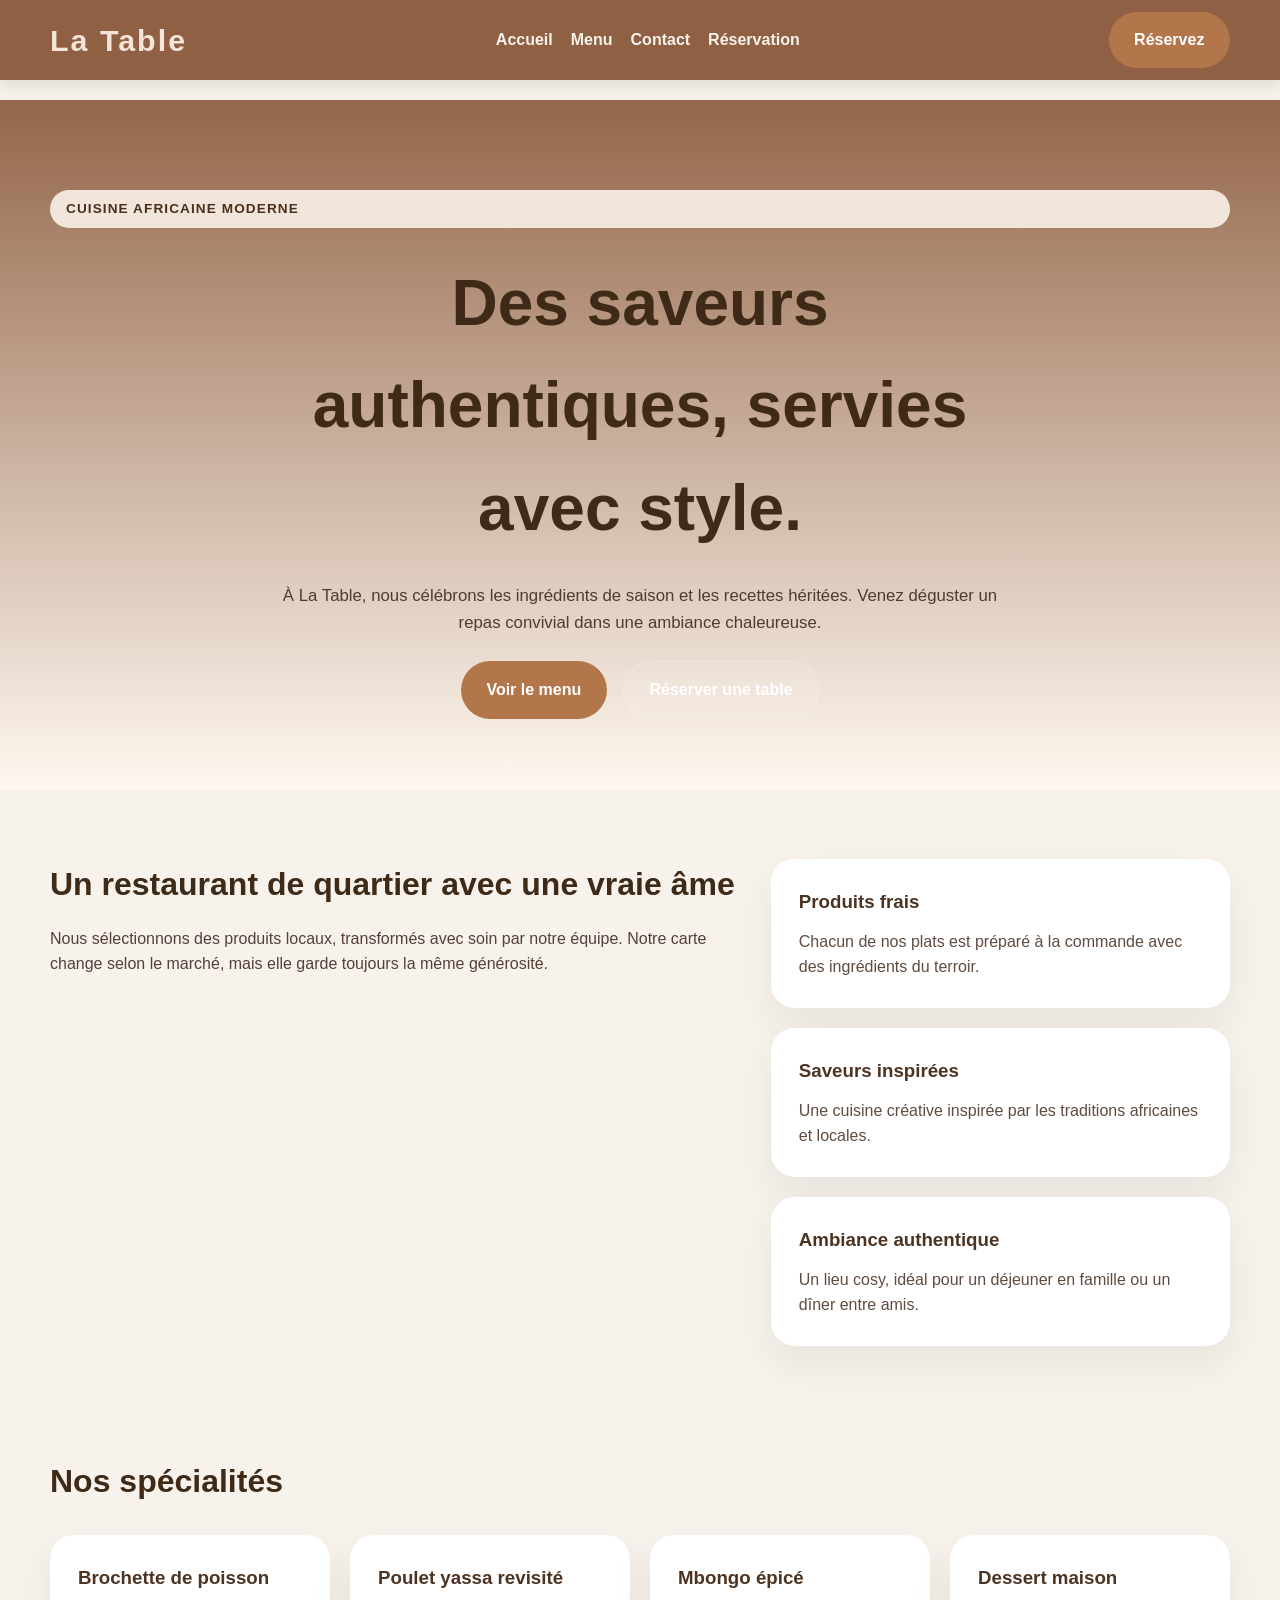
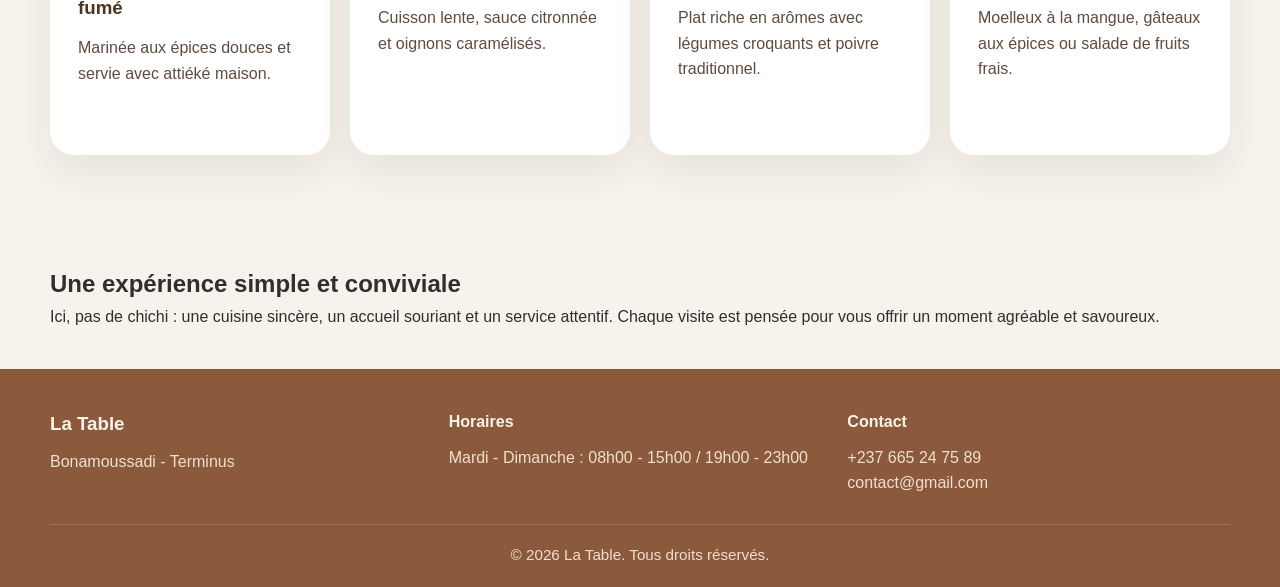
<file: index.html>
<!doctype html>
<html lang="fr">
  <head>
    <meta charset="UTF-8" />
    <meta name="viewport" content="width=device-width, initial-scale=1.0" />
    <link rel="stylesheet" href="css/style-index.css" />
    <title>La Table | Restaurant</title>
  </head>
  <body>
    <header>
      <div class="nav-inner container">
        <h1 class="logo">La Table</h1>
        <nav>
          <ul>
            <li><a href="index.html">Accueil</a></li>
            <li><a href="menu.html">Menu</a></li>
            <li><a href="conctact.html">Contact</a></li>
            <li><a href="reservation.html">Réservation</a></li>
          </ul>
        </nav>
        <a class="btn btn-primary" href="reservation.html">Réservez</a>
      </div>
    </header>

    <main>
      <section class="hero">
        <div class="hero-content container">
          <span class="eyebrow">Cuisine africaine moderne</span>
          <h2>Des saveurs authentiques, servies avec style.</h2>
          <p>
            À La Table, nous célébrons les ingrédients de saison et les recettes
            héritées. Venez déguster un repas convivial dans une ambiance chaleureuse.
          </p>
          <div class="hero-actions">
            <a class="btn btn-primary" href="menu.html">Voir le menu</a>
            <a class="btn btn-secondary" href="reservation.html">Réserver une table</a>
          </div>
        </div>
      </section>

      <section class="about container">
        <div class="about-text">
          <h2>Un restaurant de quartier avec une vraie âme</h2>
          <p>
            Nous sélectionnons des produits locaux, transformés avec soin par notre équipe.
            Notre carte change selon le marché, mais elle garde toujours la même générosité.
          </p>
        </div>
        <div class="about-cards">
          <article class="card">
            <h3>Produits frais</h3>
            <p>Chacun de nos plats est préparé à la commande avec des ingrédients du terroir.</p>
          </article>
          <article class="card">
            <h3>Saveurs inspirées</h3>
            <p>Une cuisine créative inspirée par les traditions africaines et locales.</p>
          </article>
          <article class="card">
            <h3>Ambiance authentique</h3>
            <p>Un lieu cosy, idéal pour un déjeuner en famille ou un dîner entre amis.</p>
          </article>
        </div>
      </section>

      <section class="specialties container">
        <h2>Nos spécialités</h2>
        <div class="grid-4">
          <article class="specialty-card">
            <h3>Brochette de poisson fumé</h3>
            <p>Marinée aux épices douces et servie avec attiéké maison.</p>
          </article>
          <article class="specialty-card">
            <h3>Poulet yassa revisité</h3>
            <p>Cuisson lente, sauce citronnée et oignons caramélisés.</p>
          </article>
          <article class="specialty-card">
            <h3>Mbongo épicé</h3>
            <p>Plat riche en arômes avec légumes croquants et poivre traditionnel.</p>
          </article>
          <article class="specialty-card">
            <h3>Dessert maison</h3>
            <p>Moelleux à la mangue, gâteaux aux épices ou salade de fruits frais.</p>
          </article>
        </div>
      </section>

      <section class="experience container">
        <div class="experience-text">
          <h2>Une expérience simple et conviviale</h2>
          <p>
            Ici, pas de chichi : une cuisine sincère, un accueil souriant et un service attentif.
            Chaque visite est pensée pour vous offrir un moment agréable et savoureux.
          </p>
        </div>
      </section>
    </main>

    <footer class="footer">
      <div class="container footer-grid">
        <div>
          <h3>La Table</h3>
          <p>Bonamoussadi - Terminus</p>
        </div>
        <div>
          <h4>Horaires</h4>
          <p>Mardi - Dimanche : 08h00 - 15h00 / 19h00 - 23h00</p>
        </div>
        <div>
          <h4>Contact</h4>
          <p><a href="tel:+237665247589">+237 665 24 75 89</a></p>
          <p><a href="mailto:contact@gmail.com">contact@gmail.com</a></p>
        </div>
      </div>
      <div class="footer-bottom container">
        <p>&copy; 2026 La Table. Tous droits réservés.</p>
      </div>
    </footer>
  </body>
</html>
</file>
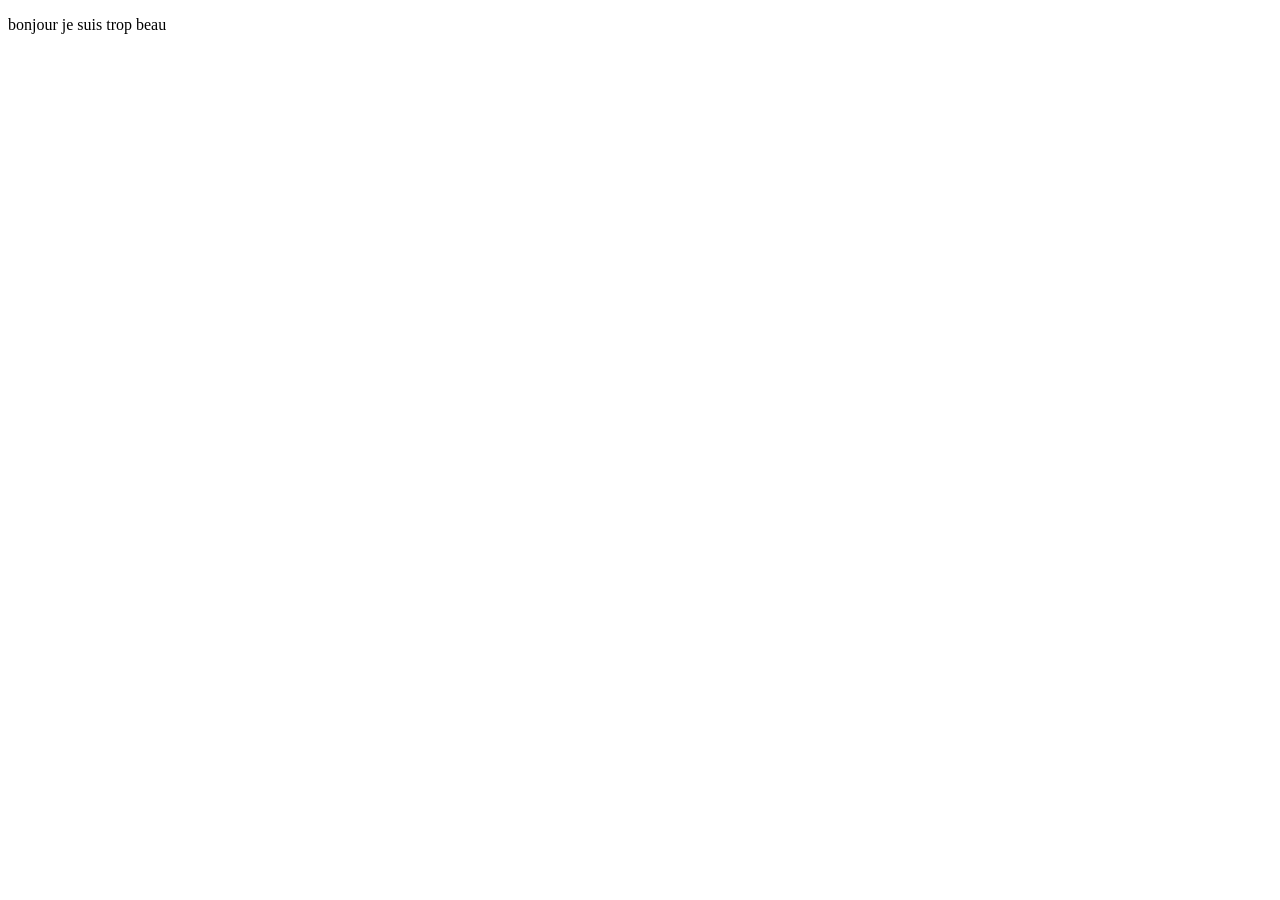
<file: conctact.html>
<!DOCTYPE html>
<html lang="fr">
<head>
    <meta charset="UTF-8">
    <meta name="viewport" content="width=device-width, initial-scale=1.0">
    <title>Contatez-Nous!</title>
</head>
<body>
    <p> bonjour je suis trop beau</p>
</body>
</html>
</file>
<file: css/style-index.css>
* {
  margin: 0;
  padding: 0;
  box-sizing: border-box;
  scroll-behavior: smooth;
}

html {
  font-size: 16px;
}

body {
  font-family: 'Arial', Helvetica, sans-serif;
  background: #f7f3ec;
  color: #2f2f2f;
  line-height: 1.6;
}

.container {
  width: min(1180px, calc(100% - 40px));
  margin: 0 auto;
}

header {
  position: fixed;
  top: 0;
  left: 0;
  width: 100%;
  background: rgba(139, 90, 60, 0.96);
  backdrop-filter: blur(8px);
  z-index: 100;
  box-shadow: 0 4px 18px rgba(0, 0, 0, 0.12);
}

.nav-inner {
  display: flex;
  justify-content: space-between;
  align-items: center;
  gap: 20px;
  min-height: 80px;
}

.logo {
  font-size: 1.9rem;
  letter-spacing: 2px;
  color: #f3e5d7;
  font-weight: 800;
}

nav ul {
  display: flex;
  gap: 18px;
  list-style: none;
  align-items: center;
}

nav a {
  color: #f7f3ec;
  text-decoration: none;
  font-weight: 600;
  transition: color 0.25s ease;
}

nav a:hover,
nav a:focus {
  color: #e5c07b;
}

.btn {
  display: inline-flex;
  align-items: center;
  justify-content: center;
  padding: 0.95rem 1.6rem;
  border-radius: 999px;
  font-weight: 700;
  text-decoration: none;
  transition: transform 0.25s ease, background-color 0.25s ease;
}

.btn-primary {
  background: #b2764a;
  color: #fff;
}

.btn-secondary {
  background: rgba(255, 255, 255, 0.1);
  color: #fff;
  border: 1px solid rgba(255, 255, 255, 0.18);
}

.btn:hover,
.btn:focus {
  transform: translateY(-2px);
}

main {
  padding-top: 100px;
}

.hero {
  background: linear-gradient(180deg, rgba(139, 90, 60, 0.92), rgba(255, 248, 240, 0.94));
  padding: 90px 0 70px;
}

.hero-content {
  text-align: center;
  display: grid;
  gap: 24px;
}

.eyebrow {
  display: inline-flex;
  padding: 0.5rem 1rem;
  border-radius: 999px;
  background: rgba(255, 248, 240, 0.85);
  color: #4b2f1d;
  font-weight: 700;
  letter-spacing: 0.08em;
  text-transform: uppercase;
  font-size: 0.85rem;
}

.hero h2 {
  font-size: clamp(2.5rem, 5vw, 4rem);
  max-width: 780px;
  margin: 0 auto;
  color: #3f2a18;
}

.hero p {
  max-width: 720px;
  margin: 0 auto;
  color: #4f3c30;
  font-size: 1.05rem;
}

.hero-actions {
  display: flex;
  justify-content: center;
  gap: 16px;
  flex-wrap: wrap;
}

section {
  padding: 70px 0;
}

.about,
.specialties,
.experience,
.menu-page,
.contact-page,
.reservation-page {
  padding-bottom: 40px;
}

.about-text h2,
.page-hero h2,
.specialties h2,
.info-section h3 {
  font-size: 2rem;
  margin-bottom: 16px;
  color: #3f2a18;
}

.about-text p,
.page-hero p,
.info-section p {
  max-width: 720px;
  color: #544037;
}

.about {
  display: grid;
  grid-template-columns: 1.2fr 0.8fr;
  gap: 32px;
  align-items: start;
}

.about-cards,
.grid-4,
.menu-grid,
.contact-grid,
.form-grid {
  display: grid;
  gap: 20px;
}

.about-cards {
  grid-template-columns: repeat(1, 1fr);
}

.card,
.specialty-card,
.menu-item,
.contact-card,
.reservation-card {
  background: #fff;
  border-radius: 24px;
  box-shadow: 0 18px 40px rgba(57, 45, 35, 0.08);
  padding: 28px;
}

.card h3,
.specialty-card h3,
.menu-item h4,
.contact-card h3,
.info-section h3 {
  margin-bottom: 12px;
  color: #4d3422;
}

.card p,
.specialty-card p,
.menu-item p,
.contact-card p {
  color: #5f4b3f;
}

.grid-4 {
  grid-template-columns: repeat(4, minmax(0, 1fr));
}

.specialty-card {
  min-height: 220px;
}

.specialties h2,
.menu-section h3 {
  margin-bottom: 28px;
}

.menu-section {
  padding-top: 30px;
}

.menu-grid {
  grid-template-columns: repeat(3, minmax(0, 1fr));
}

.menu-item {
  display: grid;
  gap: 10px;
}

.menu-item span {
  font-weight: 700;
  color: #8b5a3c;
}

.page-hero {
  text-align: center;
  padding: 30px 0;
}

page-hero p {
  max-width: 720px;
  margin: 0 auto;
}

.contact-grid,
.form-grid,
.menu-grid {
  grid-template-columns: repeat(3, minmax(0, 1fr));
}

.contact-card {
  text-align: center;
}

.contact-card a {
  color: #8b5a3c;
  text-decoration: none;
}

.contact-card a:hover,
.footer a:hover {
  text-decoration: underline;
}

.reservation-card {
  padding: 32px;
}

.reservation-form {
  display: grid;
  gap: 24px;
}

.form-grid {
  grid-template-columns: repeat(2, minmax(0, 1fr));
}

label {
  display: grid;
  gap: 10px;
  font-weight: 600;
  color: #4b3422;
}

input,
textarea {
  width: 100%;
  border: 1px solid #d9c6b1;
  border-radius: 14px;
  padding: 14px 16px;
  background: #fff;
  color: #3b3128;
  font: inherit;
}

input:focus,
textarea:focus {
  outline: 2px solid rgba(178, 118, 74, 0.4);
}

.full-width {
  grid-column: 1 / -1;
}

.note {
  color: #6d5849;
  font-size: 0.95rem;
}

.footer {
  background: #8b5a3c;
  color: #f3e5d7;
  padding: 40px 0 20px;
}

.footer-grid {
  display: grid;
  grid-template-columns: repeat(3, minmax(0, 1fr));
  gap: 16px;
  align-items: start;
}

.footer h3,
.footer h4 {
  margin-bottom: 10px;
  color: #fff3e8;
}

.footer p,
.footer a {
  color: #f1dfcd;
  text-decoration: none;
}

.footer-bottom {
  margin-top: 28px;
  text-align: center;
  border-top: 1px solid rgba(255, 255, 255, 0.15);
  padding-top: 18px;
  color: #f2e7d7;
  font-size: 0.95rem;
}

@media (max-width: 960px) {
  .about,
  .grid-4,
  .menu-grid,
  .contact-grid,
  .form-grid,
  .footer-grid {
    grid-template-columns: 1fr;
  }

  .hero {
    padding-top: 100px;
  }

  .nav-inner {
    flex-direction: column;
    align-items: stretch;
  }

  nav ul {
    flex-wrap: wrap;
    justify-content: center;
  }

  .hero h2 {
    font-size: 2.5rem;
  }
}

@media (max-width: 640px) {
  html {
    font-size: 15px;
  }

  header {
    position: static;
  }

  main {
    padding-top: 0;
  }

  .hero {
    padding: 70px 0 50px;
  }

  .btn {
    width: 100%;
  }

  .hero-actions {
    flex-direction: column;
  }
}
</file>
